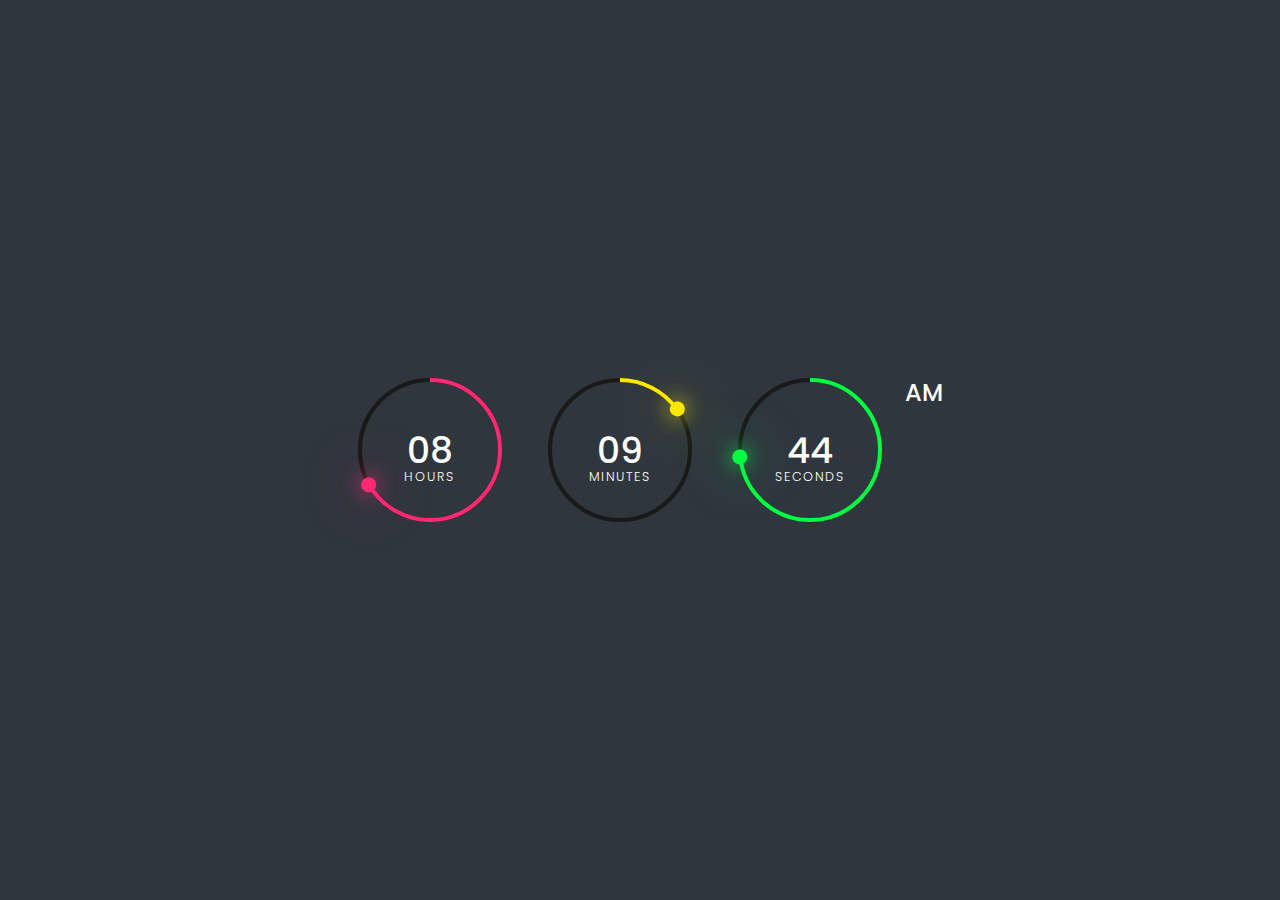
<file: clock/index.html>
<!DOCTYPE html>
<html>
    <head>
        <meta charset="utf-8">
        <title>Digital Clock</title>
        <link rel="stylesheet" href="style.css">
    </head>
    <body>
        <div id="time">
            <div class="circle" style="--clr:#ff2972;">
                <div class="dots hr_dot"></div>
                <svg>
                    <circle cx="70" cy="70" r="70"></circle>
                    <circle cx="70" cy="70" r="70" id="hh"></circle>
                </svg>
                <div id="hours">00</div>
            </div>
            <div class="circle" style="--clr:#fee800;">
                <div class="dots min_dot"></div>
                <svg>
                    <circle cx="70" cy="70" r="70"></circle>
                    <circle cx="70" cy="70" r="70" id="mm"></circle>
                </svg>
                <div id="minutes">00</div>
            </div>
            <div class="circle" style="--clr:#04fc43;">
                <div class="dots sec_dot"></div>
                <svg>
                    <circle cx="70" cy="70" r="70"></circle>
                    <circle cx="70" cy="70" r="70" id="ss"></circle>
                </svg>
                <div id="seconds">00</div>
            </div>
            <div class="ap">
                <div id="ampm">AM</div>
            </div>
        </div>
        <script>
            setInterval(() => {
                let hours = document.getElementById('hours');
                let minutes = document.getElementById('minutes');
                let seconds = document.getElementById('seconds');
                let ampm = document.getElementById('ampm');

                let hh = document.getElementById('hh');
                let mm = document.getElementById('mm');
                let ss = document.getElementById('ss');

                let hr_dot = document.querySelector('.hr_dot');
                let min_dot = document.querySelector('.min_dot');
                let sec_dot = document.querySelector('.sec_dot');

                let h = new Date().getHours();
                let m = new Date().getMinutes();
                let s = new Date().getSeconds();
                let am = h >= 12 ? "PM" : "AM";

                if (h > 12) {
                    h = h - 12;
                }
                h = (h < 10) ? "0" + h : h;
                m = (m < 10) ? "0" + m : m;
                s = (s < 10) ? "0" + s : s;

                hours.innerHTML = h + "<br><span>Hours</span>";
                minutes.innerHTML = m + "<br><span>Minutes</span>";
                seconds.innerHTML = s + "<br><span>Seconds</span>";
                ampm.innerHTML = am;

                hh.style.strokeDashoffset = 440 - (440 * h) / 12;
                mm.style.strokeDashoffset = 440 - (440 * m) / 60;
                ss.style.strokeDashoffset = 440 - (440 * s) / 60;

                hr_dot.style.transform = `rotate(${h * 30}deg)`;
                min_dot.style.transform = `rotate(${m * 6}deg)`;
                sec_dot.style.transform = `rotate(${s * 6}deg)`;
            })
        </script>
    </body>
    </head>
</file>
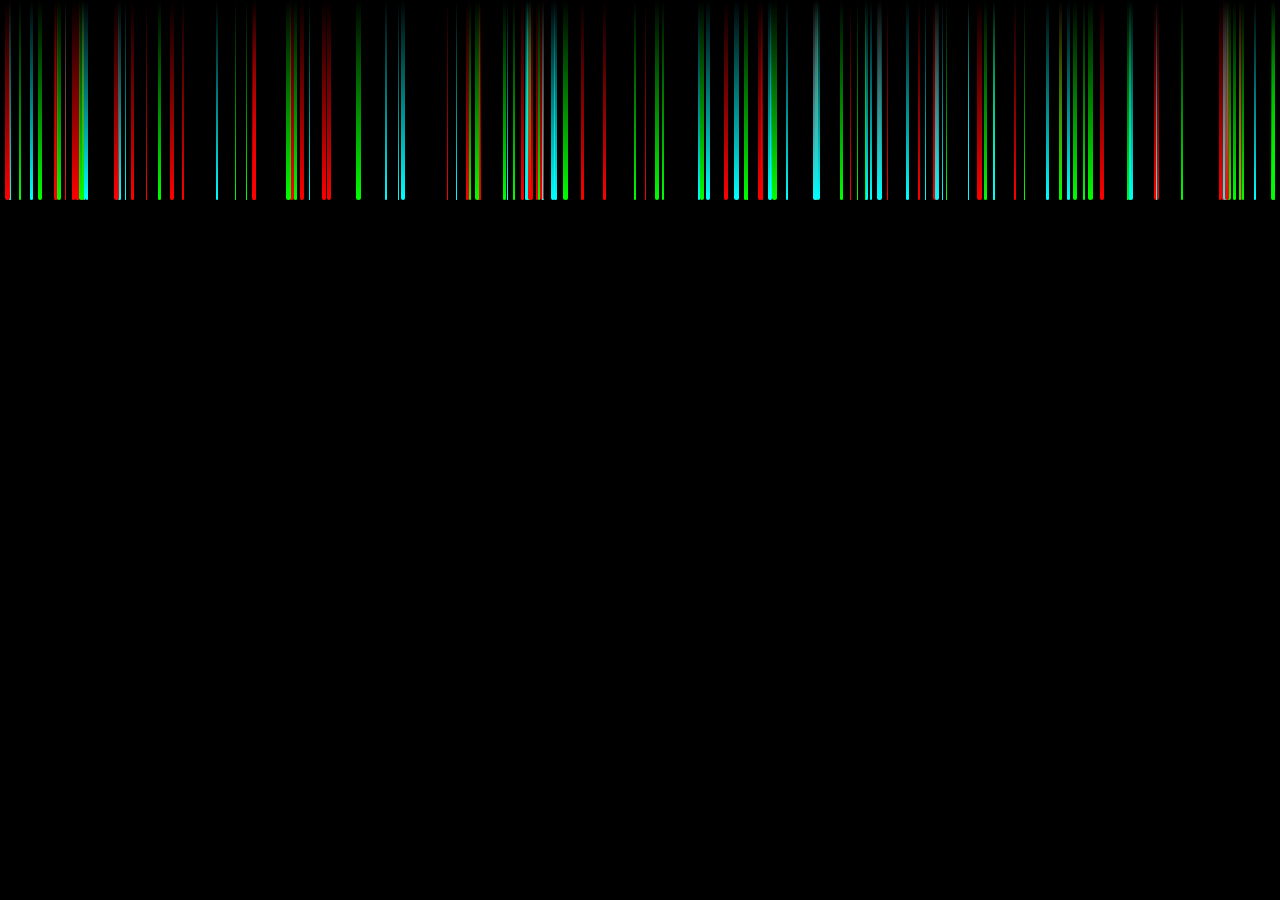
<file: rain/index.html>
<!DOCTYPE html>
<html lang="en">
<head>
    <meta charset="UTF-8">
    <meta http-equiv="X-UA-Compatible" content="IE=edge">
    <meta name="viewport" content="width=device-width, initial-scale=1.0">
    <title>Rain</title>
    <link rel="stylesheet" href="style.css">
</head>
<body>
    <script>
        function rain(){
            let amount = 150;
            let body = document.querySelector('body');
            let i = 0;
            while(i < amount){
                let drop = document.createElement('i');

                let size = Math.random() * 5;
                let posX = Math.floor(Math.random() * window.innerWidth);
                let delay = Math.random() * -20;
                let duration = Math.random() * 5;


                drop.style.width = 0.2 + size + 'px';
                drop.style.left = posX + 'px';
                drop.style.animationDelay = delay + 's';
                drop.style.animationDuration = 1 + duration + 's';
                body.appendChild(drop);
                i++;
            }
        }
    rain();
    </script>
</body>
</html>
</file>
<file: clock/style.css>
@import url('https://fonts.googleapis.com/css?family=Poppins:200,300,400,500,600,700,800,900&display=swap');
* {
    margin: 0;
    padding: 0;
    box-sizing: border-box;
    font-family: 'Poppins', sans-serif;
}
body {
    display: flex;
    justify-content: center;
    align-items: center;
    min-height: 100vh;
    background: #2f363e;
}
#time
{
    display: flex;
    gap: 40px;
    color: #fff;
}
#time .circle 
{
    position: relative;
    width: 150px;
    height: 150px;
    display: flex;
    justify-content: center;
    align-items: center;
}
#time .circle svg
{
    position: relative;
    width: 150px;
    height: 150px;
    transform: rotate(270deg);
}
#time .circle svg circle
{
    width: 100%;
    height: 100%;
    fill: transparent;
    stroke: #191919;
    stroke-width: 4;
    transform: translate(5px,5px);
}
#time .circle svg circle:nth-child(2)
{
    stroke: var(--clr);
    stroke-dasharray: 440;
}
#time div 
{
    position: absolute;
    text-align: center;
    font-weight: 500;
    font-size: 1.5em;
}
#time div span
{
    position: absolute;
    transform: translateX(-50%) translateY(-10px);
    font-size: 0.35em;
    font-weight: 300;
    letter-spacing: 0.1em;
    text-transform: uppercase;
    
}
#time .ap 
{
    position: relative;
    font-size: 1em;
    transform: translateX(-20px);
}
.dots
{
    position: absolute;
    width: 100%;
    height: 100%;
    z-index: 10;
    display: flex;
    justify-content: center;
}
.dots::before
{
    content: '';
    position: absolute;
    top: -3px;
    width: 15px;
    height: 15px;
    background: var(--clr);
    border-radius: 50%;
    box-shadow: 0 0 20px var(--clr),
    0 0 60px var(--clr);
}
</file>
<file: rain/style.css>
* {
    margin: 0;
    padding: 0;
    box-sizing: border-box;
}
body {
    background: #000;
    overflow: hidden;
    height: 100vh;
}
i {
    position: absolute;
    height: 200px;
    background: linear-gradient(transparent, #fff);
    border-bottom-left-radius: 5px;
    border-bottom-right-radius: 5px;
    animation: animate 5s linear infinite;
}
i:nth-child(3n+1) {
    background: linear-gradient(transparent, #0ff);
}
i:nth-child(3n+2) {
    background: linear-gradient(transparent, #0f0);
}
i:nth-child(3n+3) {
    background: linear-gradient(transparent, #f00)
}
@keyframes animate {
    0% 
    {
        transform: translateY(-200px);
    }
    100%
    {
        transform: translateY(calc(100vh + 200px));
    }
}
</file>
